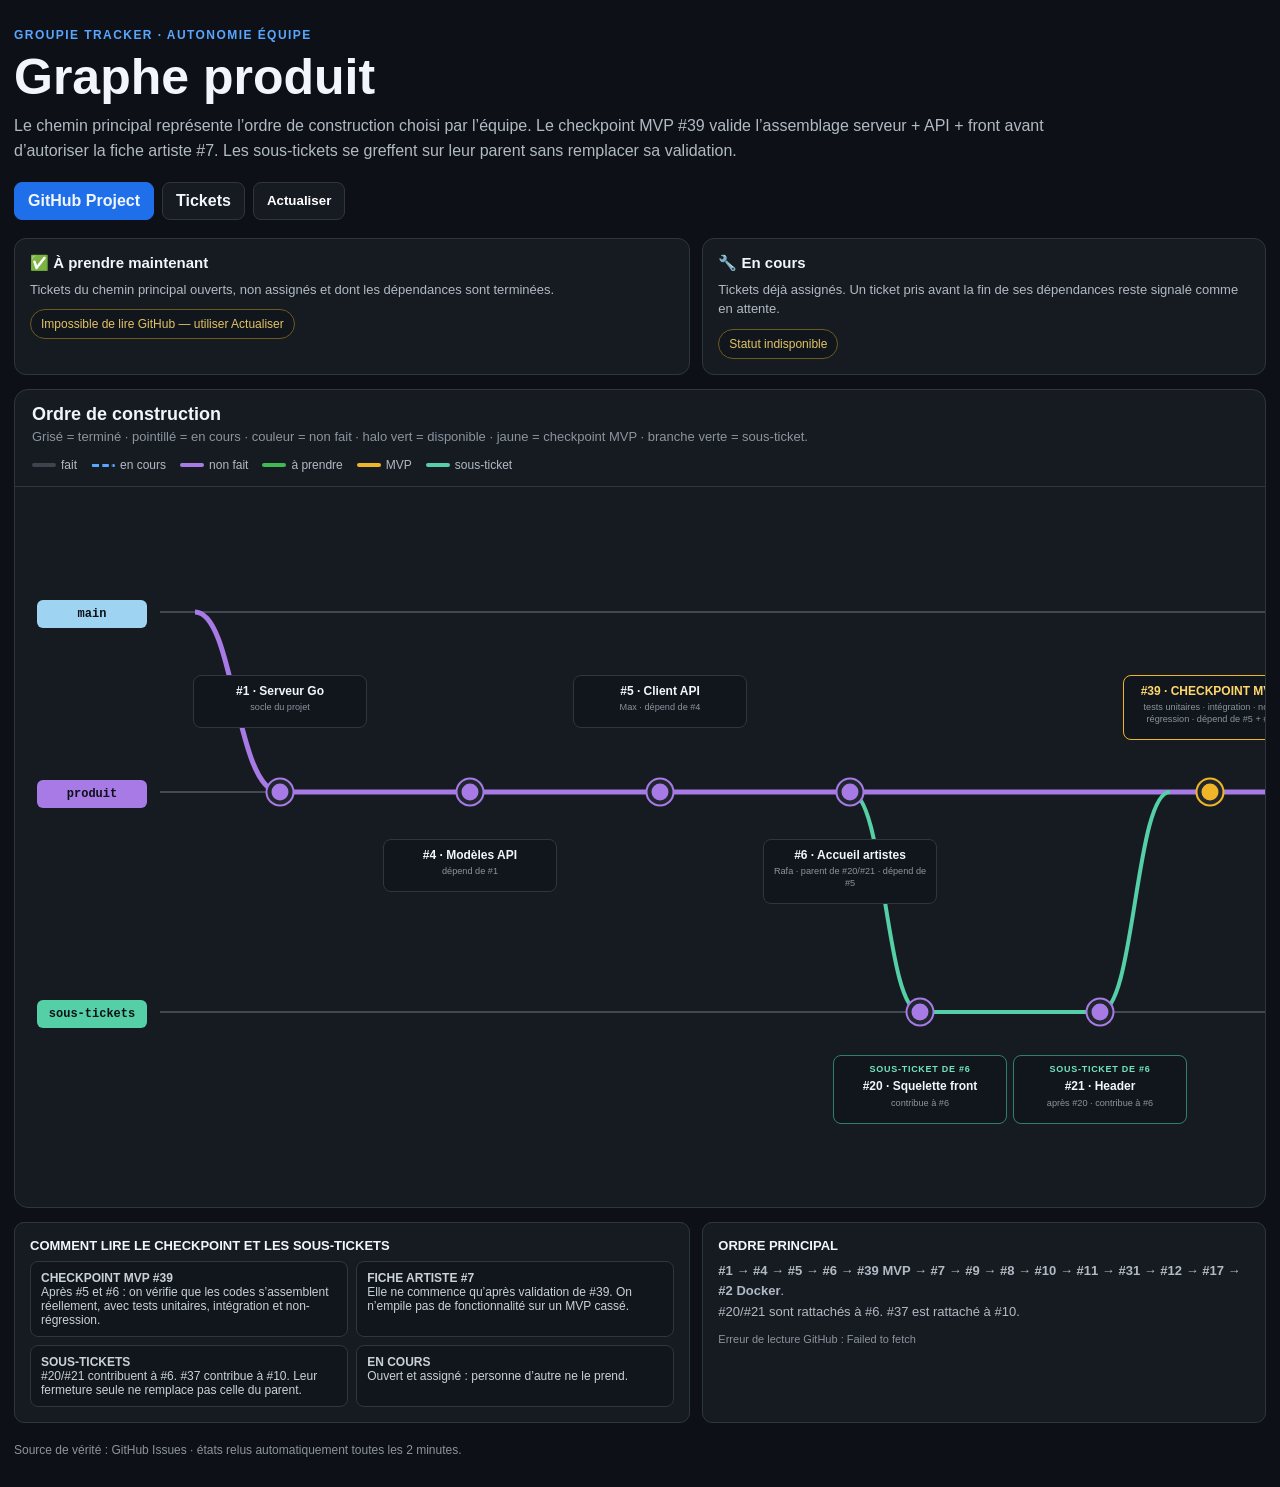
<file: index.html>
<!doctype html>
<html lang="fr">
<head>
<meta charset="utf-8">
<meta name="viewport" content="width=device-width,initial-scale=1">
<meta name="color-scheme" content="dark">
<title>Graphe produit — Groupie Tracker</title>
<style>
:root{--bg:#0d1117;--panel:#161b22;--panel2:#11161d;--border:#30363d;--text:#f0f6fc;--muted:#8b949e;--todo:#a77ae6;--progress:#58a6ff;--done:#6e7681;--ready:#3fb950;--main:#9fd3f2;--feature:#55cfa5;--mvp:#f0b429}
*{box-sizing:border-box}body{margin:0;background:var(--bg);color:var(--text);font-family:-apple-system,BlinkMacSystemFont,"Segoe UI",sans-serif}a{color:inherit}header,main,footer{width:min(100% - 28px,1760px);margin:auto}header{padding:28px 0 18px;display:flex;align-items:end;justify-content:space-between;gap:18px;flex-wrap:wrap}.eyebrow{font-size:12px;font-weight:800;letter-spacing:.12em;text-transform:uppercase;color:var(--progress)}h1{margin:6px 0 8px;font-size:clamp(30px,4vw,50px)}.intro{max-width:1100px;margin:0;color:#b1bac4;line-height:1.55}.actions{display:flex;gap:8px;flex-wrap:wrap}.btn{display:inline-block;padding:9px 13px;border:1px solid var(--border);border-radius:8px;background:var(--panel);text-decoration:none;font-weight:700}.btn.primary{background:#1f6feb;border-color:#1f6feb}.topgrid{display:grid;grid-template-columns:1.2fr 1fr;gap:12px;margin-bottom:14px}.box{border:1px solid var(--border);border-radius:12px;background:var(--panel);padding:15px}.box h2{font-size:15px;margin:0 0 8px}.box p{margin:0;color:#b1bac4;font-size:13px;line-height:1.5}.now{display:flex;gap:8px;flex-wrap:wrap;margin-top:10px}.chip{display:inline-flex;align-items:center;gap:7px;padding:7px 10px;border-radius:999px;border:1px solid var(--border);background:var(--panel2);font-size:12px;text-decoration:none}.chip.ready{border-color:var(--ready);color:#b8f1c8}.chip.progress{border:2px dashed var(--progress);color:#cfe6ff}.chip.blocked{border-color:#6e5a1f;color:#e3c266}.panel{border:1px solid var(--border);border-radius:14px;background:var(--panel);overflow:hidden}.panel-head{padding:14px 17px;border-bottom:1px solid var(--border);display:flex;gap:14px;justify-content:space-between;flex-wrap:wrap}.panel-head h2{margin:0;font-size:18px}.panel-head p{margin:4px 0 0;color:var(--muted);font-size:13px}.legend{display:flex;gap:14px;align-items:center;flex-wrap:wrap;font-size:12px;color:#b1bac4}.legend i{display:inline-block;width:24px;height:4px;margin-right:5px;vertical-align:middle;border-radius:3px}.scroll{overflow-x:auto}.stage{position:relative;width:3560px;height:720px}.stage svg{position:absolute;inset:0;width:3560px;height:720px}.lane{position:absolute;left:22px;width:110px;padding:7px 9px;border-radius:6px;color:#0d1117;font:800 12px ui-monospace,SFMono-Regular,Consolas,monospace;text-align:center;z-index:4}.lane.main{top:113px;background:var(--main)}.lane.dev{top:293px;background:var(--todo)}.lane.feature{top:513px;background:var(--feature)}.guide{stroke:#59636e;stroke-width:2;fill:none;opacity:.65}.seg{stroke:var(--todo);stroke-width:5;fill:none}.seg.done{stroke:var(--done);opacity:.28}.seg.progress{stroke:var(--progress);stroke-dasharray:12 9}.seg.blocked{opacity:.7}.subline{stroke:var(--feature);stroke-width:4;fill:none}.subline.done{stroke:var(--done);opacity:.28}.node{--c:var(--todo);position:absolute;width:25px;height:25px;border-radius:50%;background:var(--c);border:4px solid #20262d;box-shadow:0 0 0 2px var(--c);transform:translate(-50%,-50%);z-index:5;text-decoration:none}.node.done{--c:var(--done);filter:grayscale(1);opacity:.38}.node.progress{--c:var(--progress);background:var(--bg);border:3px dashed var(--progress);box-shadow:none}.node.ready{--c:var(--todo);box-shadow:0 0 0 3px var(--ready),0 0 18px rgba(63,185,80,.35)}.node.blocked{--c:var(--todo);opacity:.82}.node.mvp{--c:var(--mvp)}.label{position:absolute;z-index:6;transform:translateX(-50%);width:174px;padding:8px 9px;border:1px solid var(--border);border-radius:8px;background:var(--panel2);text-align:center;font-size:11px;line-height:1.3}.label strong{display:block;font-size:12px;margin-bottom:3px}.label small{display:block;color:var(--muted)}.label em{display:block;margin-top:5px;font-style:normal;font-size:10px;font-weight:800}.label.done{filter:grayscale(1);opacity:.42}.label.progress{border:2px dashed var(--progress);color:#d8ecff}.label.ready{border:2px solid var(--ready);box-shadow:0 0 14px rgba(63,185,80,.12)}.label.ready em{color:#7ee787}.label.blocked{border-color:#6e5a1f}.label.blocked em{color:#d2b35c}.label.mvp{border-color:var(--mvp)}.label.mvp strong{color:#ffd76a}.subticket{border-color:#2f8068}.subticket b{display:block;margin-bottom:4px;color:#73e3bd;font-size:9px;letter-spacing:.08em}.above{top:188px}.below{top:352px}.sub{top:568px}.details{display:grid;grid-template-columns:1.2fr 1fr;gap:12px;margin-top:14px}.details article{padding:15px;border:1px solid var(--border);border-radius:10px;background:var(--panel)}.details h3{margin:0 0 8px;font-size:13px;text-transform:uppercase}.details p{margin:0;color:#b1bac4;font-size:13px;line-height:1.6}.deps{display:grid;grid-template-columns:repeat(auto-fit,minmax(220px,1fr));gap:8px}.dep{padding:9px 10px;border:1px solid var(--border);border-radius:8px;background:var(--panel2);font-size:12px;color:#c9d1d9}.statusline{margin-top:8px!important;color:var(--muted)!important;font-size:11px!important}footer{padding:20px 0 30px;color:var(--muted);font-size:12px}@media(max-width:900px){.topgrid,.details{grid-template-columns:1fr}}
</style>
</head>
<body>
<header><div><div class="eyebrow">Groupie Tracker · autonomie équipe</div><h1>Graphe produit</h1><p class="intro">Le chemin principal représente l’ordre de construction choisi par l’équipe. Le checkpoint MVP #39 valide l’assemblage serveur + API + front avant d’autoriser la fiche artiste #7. Les sous-tickets se greffent sur leur parent sans remplacer sa validation.</p></div><nav class="actions"><a class="btn primary" href="https://github.com/orgs/groupie-tracker-zone01/projects/1">GitHub Project</a><a class="btn" href="https://github.com/groupie-tracker-zone01/groupie-tracker/issues">Tickets</a><button class="btn" id="refreshBtn" type="button">Actualiser</button></nav></header>
<main>
<section class="topgrid"><article class="box"><h2>✅ À prendre maintenant</h2><p>Tickets du chemin principal ouverts, non assignés et dont les dépendances sont terminées.</p><div class="now" id="readyNow"><span class="chip">Chargement…</span></div></article><article class="box"><h2>🔧 En cours</h2><p>Tickets déjà assignés. Un ticket pris avant la fin de ses dépendances reste signalé comme en attente.</p><div class="now" id="progressNow"><span class="chip">Chargement…</span></div></article></section>
<section class="panel"><div class="panel-head"><div><h2>Ordre de construction</h2><p>Grisé = terminé · pointillé = en cours · couleur = non fait · halo vert = disponible · jaune = checkpoint MVP · branche verte = sous-ticket.</p></div><div class="legend"><span><i style="background:var(--done);opacity:.45"></i>fait</span><span><i style="border-top:3px dashed var(--progress);height:0"></i>en cours</span><span><i style="background:var(--todo)"></i>non fait</span><span><i style="background:var(--ready)"></i>à prendre</span><span><i style="background:var(--mvp)"></i>MVP</span><span><i style="background:var(--feature)"></i>sous-ticket</span></div></div>
<div class="scroll"><div class="stage"><span class="lane main">main</span><span class="lane dev">produit</span><span class="lane feature">sous-tickets</span>
<svg viewBox="0 0 3560 720" aria-hidden="true"><path class="guide" d="M145 125 H3500"/><path class="guide" d="M145 305 H3500"/><path class="guide" d="M145 525 H3500"/>
<path class="seg" data-issue="1" d="M180 125 C220 125 220 305 265 305"/><path class="seg" data-issue="4" d="M265 305 H455"/><path class="seg" data-issue="5" d="M455 305 H645"/><path class="seg" data-issue="6" d="M645 305 H835"/><path class="seg" data-issue="39" d="M835 305 H1195"/><path class="seg" data-issue="7" d="M1195 305 H1385"/><path class="seg" data-issue="9" d="M1385 305 H1575"/><path class="seg" data-issue="8" d="M1575 305 H1765"/><path class="seg" data-issue="10" d="M1765 305 H1955"/><path class="seg" data-issue="11" d="M1955 305 H2145"/><path class="seg" data-issue="31" d="M2145 305 H2335"/><path class="seg" data-issue="12" d="M2335 305 H2525"/><path class="seg" data-issue="17" d="M2525 305 H2715"/><path class="seg" data-issue="2" d="M2715 305 H3125 C3180 305 3180 125 3235 125 H3460"/>
<path class="subline" data-issue="20" d="M835 305 C870 305 870 525 905 525"/><path class="subline" data-issue="21" d="M905 525 H1085"/><path class="subline" data-sub-return="6" d="M1085 525 C1120 525 1120 305 1155 305"/>
<path class="subline" data-issue="37" d="M1955 305 C1990 305 1990 525 2025 525"/></svg>
<a class="node" data-issue="1" style="left:265px;top:305px" href="https://github.com/groupie-tracker-zone01/groupie-tracker/issues/1"></a><a class="node" data-issue="4" style="left:455px;top:305px" href="https://github.com/groupie-tracker-zone01/groupie-tracker/issues/4"></a><a class="node" data-issue="5" style="left:645px;top:305px" href="https://github.com/groupie-tracker-zone01/groupie-tracker/issues/5"></a><a class="node" data-issue="6" style="left:835px;top:305px" href="https://github.com/groupie-tracker-zone01/groupie-tracker/issues/6"></a><a class="node" data-issue="20" style="left:905px;top:525px" href="https://github.com/groupie-tracker-zone01/groupie-tracker/issues/20"></a><a class="node" data-issue="21" style="left:1085px;top:525px" href="https://github.com/groupie-tracker-zone01/groupie-tracker/issues/21"></a><a class="node mvp" data-issue="39" style="left:1195px;top:305px" href="https://github.com/groupie-tracker-zone01/groupie-tracker/issues/39"></a><a class="node" data-issue="7" style="left:1385px;top:305px" href="https://github.com/groupie-tracker-zone01/groupie-tracker/issues/7"></a><a class="node" data-issue="9" style="left:1575px;top:305px" href="https://github.com/groupie-tracker-zone01/groupie-tracker/issues/9"></a><a class="node" data-issue="8" style="left:1765px;top:305px" href="https://github.com/groupie-tracker-zone01/groupie-tracker/issues/8"></a><a class="node" data-issue="10" style="left:1955px;top:305px" href="https://github.com/groupie-tracker-zone01/groupie-tracker/issues/10"></a><a class="node" data-issue="37" style="left:2025px;top:525px" href="https://github.com/groupie-tracker-zone01/groupie-tracker/issues/37"></a><a class="node" data-issue="11" style="left:2145px;top:305px" href="https://github.com/groupie-tracker-zone01/groupie-tracker/issues/11"></a><a class="node" data-issue="31" style="left:2335px;top:305px" href="https://github.com/groupie-tracker-zone01/groupie-tracker/issues/31"></a><a class="node" data-issue="12" style="left:2525px;top:305px" href="https://github.com/groupie-tracker-zone01/groupie-tracker/issues/12"></a><a class="node" data-issue="17" style="left:2715px;top:305px" href="https://github.com/groupie-tracker-zone01/groupie-tracker/issues/17"></a><a class="node" data-issue="2" style="left:3125px;top:305px" href="https://github.com/groupie-tracker-zone01/groupie-tracker/issues/2"></a>
<div class="label above" data-issue="1" style="left:265px"><strong>#1 · Serveur Go</strong><small>socle du projet</small><em></em></div><div class="label below" data-issue="4" style="left:455px"><strong>#4 · Modèles API</strong><small>dépend de #1</small><em></em></div><div class="label above" data-issue="5" style="left:645px"><strong>#5 · Client API</strong><small>Max · dépend de #4</small><em></em></div><div class="label below" data-issue="6" style="left:835px"><strong>#6 · Accueil artistes</strong><small>Rafa · parent de #20/#21 · dépend de #5</small><em></em></div><div class="label sub subticket" data-issue="20" style="left:905px"><b>SOUS-TICKET DE #6</b><strong>#20 · Squelette front</strong><small>contribue à #6</small><em></em></div><div class="label sub subticket" data-issue="21" style="left:1085px"><b>SOUS-TICKET DE #6</b><strong>#21 · Header</strong><small>après #20 · contribue à #6</small><em></em></div><div class="label above mvp" data-issue="39" style="left:1195px"><strong>#39 · CHECKPOINT MVP</strong><small>tests unitaires · intégration · non-régression · dépend de #5 + #6</small><em></em></div><div class="label below" data-issue="7" style="left:1385px"><strong>#7 · Fiche artiste</strong><small>commence après validation de #39</small><em></em></div><div class="label above" data-issue="9" style="left:1575px"><strong>#9 · Recherche</strong><small>dépend de #7</small><em></em></div><div class="label below" data-issue="8" style="left:1765px"><strong>#8 · Concerts</strong><small>dépend de #9</small><em></em></div><div class="label above" data-issue="10" style="left:1955px"><strong>#10 · Erreurs</strong><small>dépend de #8 · parent de #37</small><em></em></div><div class="label sub subticket" data-issue="37" style="left:2025px"><b>SOUS-TICKET DE #10</b><strong>#37 · Pages d’erreur</strong><small>présentation 404 / 500</small><em></em></div><div class="label below" data-issue="11" style="left:2145px"><strong>#11 · Tests complets</strong><small>unitaires + intégration · dépend de #10</small><em></em></div><div class="label above" data-issue="31" style="left:2335px"><strong>#31 · Robustesse</strong><small>concurrence · freeze · charge · dépend de #11</small><em></em></div><div class="label below" data-issue="12" style="left:2525px"><strong>#12 · Recette finale</strong><small>dépend de #31</small><em></em></div><div class="label above" data-issue="17" style="left:2715px"><strong>#17 · Documentation</strong><small>dépend de #12</small><em></em></div><div class="label below" data-issue="2" style="left:3125px"><strong>#2 · Docker</strong><small>dépend de #17 · dernier ticket</small><em></em></div>
</div></div></section>
<section class="details"><article><h3>Comment lire le checkpoint et les sous-tickets</h3><div class="deps"><div class="dep"><b>CHECKPOINT MVP #39</b><br>Après #5 et #6 : on vérifie que les codes s’assemblent réellement, avec tests unitaires, intégration et non-régression.</div><div class="dep"><b>FICHE ARTISTE #7</b><br>Elle ne commence qu’après validation de #39. On n’empile pas de fonctionnalité sur un MVP cassé.</div><div class="dep"><b>SOUS-TICKETS</b><br>#20/#21 contribuent à #6. #37 contribue à #10. Leur fermeture seule ne remplace pas celle du parent.</div><div class="dep"><b>EN COURS</b><br>Ouvert et assigné : personne d’autre ne le prend.</div></div></article><article><h3>Ordre principal</h3><p><b>#1 → #4 → #5 → #6 → #39 MVP → #7 → #9 → #8 → #10 → #11 → #31 → #12 → #17 → #2 Docker</b>.</p><p>#20/#21 sont rattachés à #6. #37 est rattaché à #10.</p><p class="statusline" id="lastUpdate">Chargement de GitHub…</p></article></section>
</main><footer>Source de vérité : GitHub Issues · états relus automatiquement toutes les 2 minutes.</footer>
<script>
const api='https://api.github.com/repos/groupie-tracker-zone01/groupie-tracker';
const tracked=[1,4,5,6,20,21,39,7,9,8,10,37,11,31,12,17,2];
const mainOrder=[1,4,5,6,39,7,9,8,10,11,31,12,17,2];
const deps={1:[],4:[1],5:[4],6:[5],20:[],21:[20],39:[5,6],7:[39],9:[7],8:[9],10:[8],37:[],11:[10],31:[11],12:[31],17:[12],2:[17]};
const titles={1:'Serveur Go',4:'Modèles API',5:'Client API',6:'Accueil artistes',20:'Squelette front',21:'Header',39:'Validation MVP',7:'Fiche artiste',9:'Recherche',8:'Concerts',10:'Erreurs',37:'Pages erreur',11:'Tests complets',31:'Robustesse serveur',12:'Recette finale',17:'Documentation',2:'Docker'};
async function getIssues(){const r=await fetch(api+'/issues?state=all&per_page=100',{headers:{Accept:'application/vnd.github+json'},cache:'no-store'});if(!r.ok)throw new Error('GitHub '+r.status);return (await r.json()).filter(i=>!i.pull_request&&tracked.includes(i.number))}
function clearClasses(el){el.classList.remove('done','progress','ready','blocked')}
function blockers(n,map){return (deps[n]||[]).filter(d=>map.get(d)?.state!=='closed')}
function classify(issue,map){if(issue.state==='closed')return'done';if(issue.assignees?.length)return'progress';if(!mainOrder.includes(issue.number))return'blocked';return blockers(issue.number,map).length===0?'ready':'blocked'}
function paint(issue,map){const state=classify(issue,map),b=blockers(issue.number,map);document.querySelectorAll(`[data-issue="${issue.number}"]`).forEach(el=>{clearClasses(el);el.classList.add(state)});const label=document.querySelector(`.label[data-issue="${issue.number}"]`);if(!label)return;const em=label.querySelector('em');if(state==='done')em.textContent='TERMINÉ';else if(state==='progress')em.textContent=`EN COURS · ${issue.assignees.map(a=>a.login).join(', ')}${b.length?' · attend #'+b.join(', #'):''}`;else if(state==='ready')em.textContent='✅ À PRENDRE';else if(mainOrder.includes(issue.number))em.textContent='🔒 BLOQUÉ par #'+b.join(', #');else em.textContent='SOUS-TICKET'}
function paintSubReturns(map){const groups={6:[20,21]};Object.entries(groups).forEach(([parent,children])=>{const done=children.every(n=>map.get(n)?.state==='closed');document.querySelectorAll(`[data-sub-return="${parent}"]`).forEach(el=>el.classList.toggle('done',done))})}
function chip(issue,state,map){const a=document.createElement('a');a.className='chip '+state;a.href=issue.html_url;a.textContent=`#${issue.number} · ${titles[issue.number]}`;const b=blockers(issue.number,map);if(state==='progress'&&b.length)a.textContent+=` · attend #${b.join(', #')}`;return a}
async function refresh(){const ready=document.getElementById('readyNow'),progress=document.getElementById('progressNow');try{const list=await getIssues(),map=new Map(list.map(i=>[i.number,i]));list.forEach(i=>paint(i,map));paintSubReturns(map);const r=list.filter(i=>mainOrder.includes(i.number)&&classify(i,map)==='ready').sort((a,b)=>mainOrder.indexOf(a.number)-mainOrder.indexOf(b.number));const p=list.filter(i=>classify(i,map)==='progress').sort((a,b)=>tracked.indexOf(a.number)-tracked.indexOf(b.number));ready.replaceChildren(...(r.length?r.map(i=>chip(i,'ready',map)):[Object.assign(document.createElement('span'),{className:'chip blocked',textContent:'Aucun ticket principal libre pour le moment'})]));progress.replaceChildren(...(p.length?p.map(i=>chip(i,'progress',map)):[Object.assign(document.createElement('span'),{className:'chip',textContent:'Aucun ticket en cours'})]));document.getElementById('lastUpdate').textContent='Dernière mise à jour : '+new Date().toLocaleTimeString('fr-FR')+' · prochaine vérification automatique dans 2 min.'}catch(e){ready.innerHTML='<span class="chip blocked">Impossible de lire GitHub — utiliser Actualiser</span>';progress.innerHTML='<span class="chip blocked">Statut indisponible</span>';document.getElementById('lastUpdate').textContent='Erreur de lecture GitHub : '+e.message}}
document.getElementById('refreshBtn').addEventListener('click',refresh);refresh();setInterval(refresh,120000);
</script>
</body></html>
</file>
